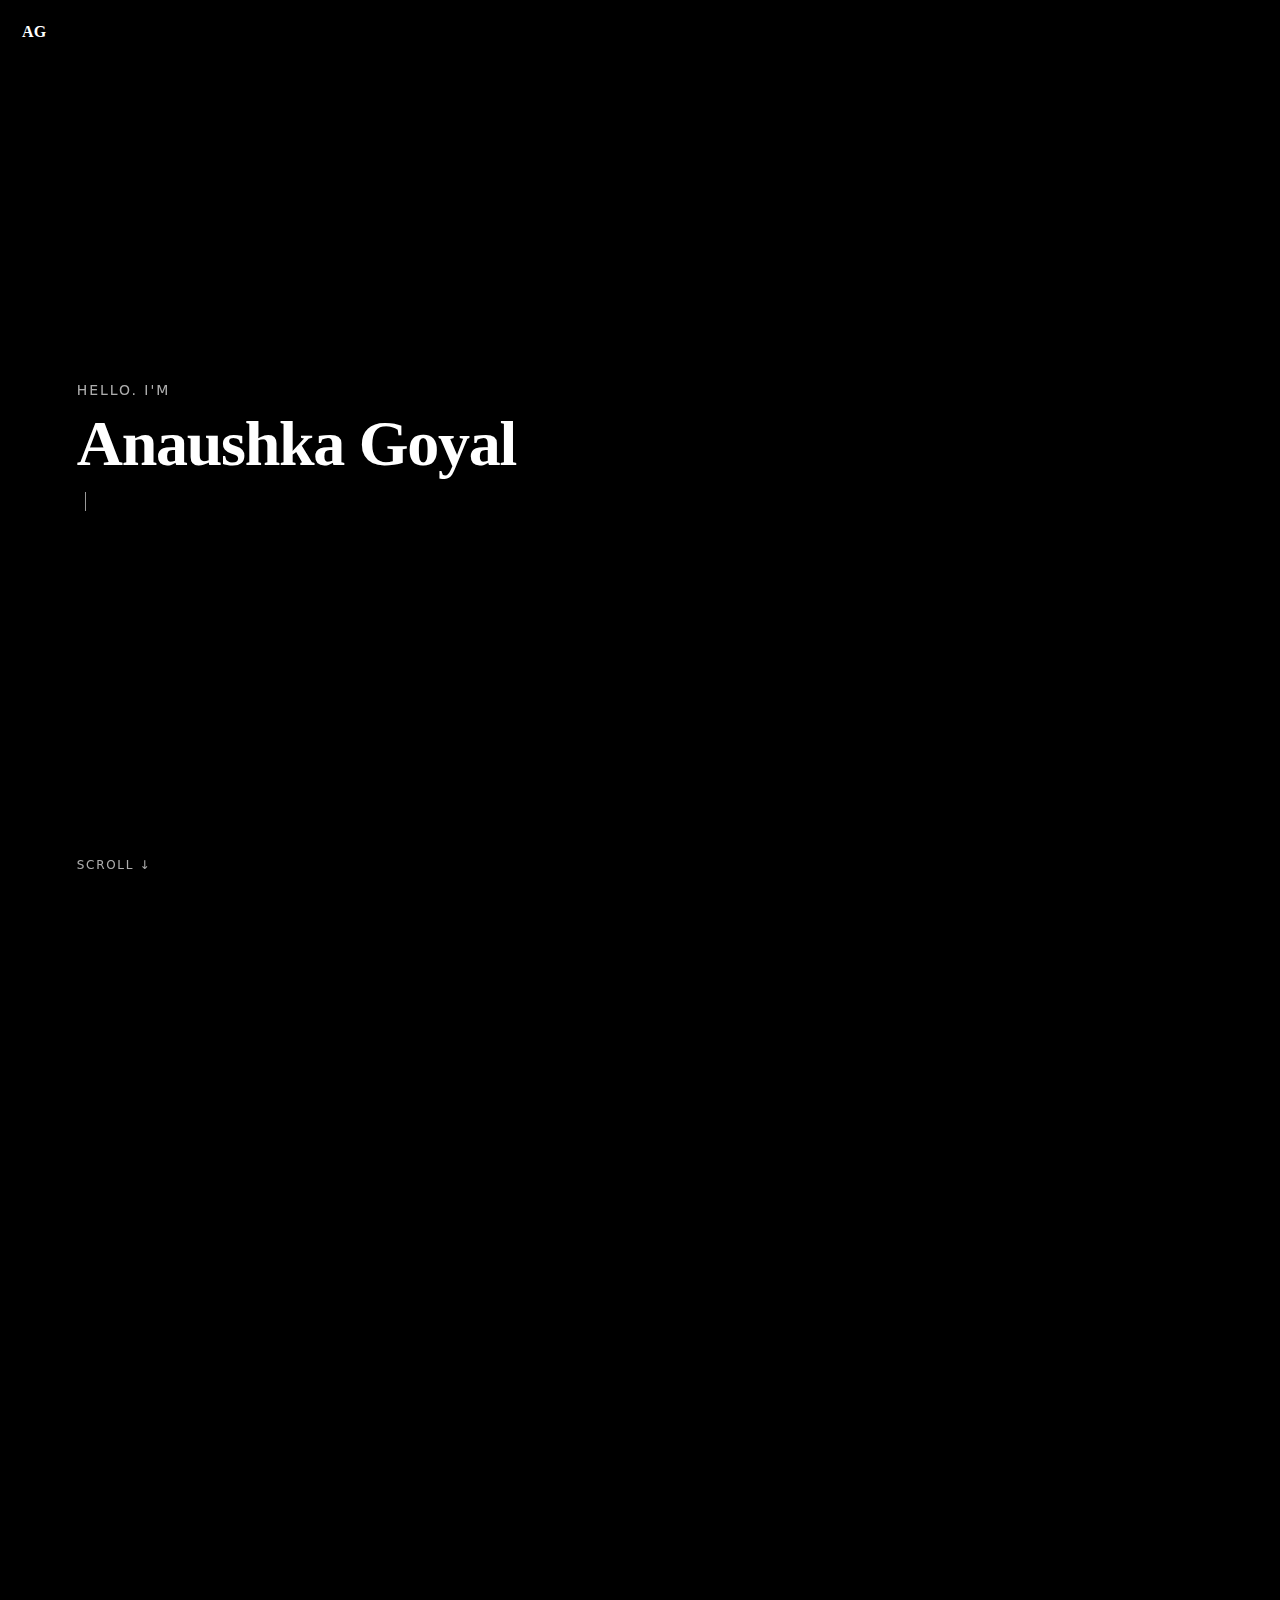
<file: index.html>
<!doctype html>
<html lang="en">
<head>
    <!-- Google tag (gtag.js) -->
  <script async src="https://www.googletagmanager.com/gtag/js?id=G-EV6W6R8NK1"></script>
  <script>
    window.dataLayer = window.dataLayer || [];
    function gtag(){dataLayer.push(arguments);}
    gtag('js', new Date());

    gtag('config', 'G-EV6W6R8NK1');
  </script>

  <link href="https://fonts.googleapis.com/css2?family=Inter:wght@400;500;600&display=swap" rel="stylesheet">
  <meta charset="utf-8" />
  <meta name="viewport" content="width=device-width,initial-scale=1" />
  <title>Anaushka Goyal | Geospatial Portfolio</title>
  <link rel="stylesheet" href="/assets/styles.css" />


  <style>
  /* =========================================
     MOBILE RESPONSIVE ADDITIONS
     Keeps desktop design unchanged
     ========================================= */

  /* safer sizing everywhere */
  *, *::before, *::after {
    box-sizing: border-box;
  }

  img, video, canvas, svg {
    max-width: 100%;
    height: auto;
  }

  html, body {
    overflow-x: hidden;
    -webkit-text-size-adjust: 100%;
  }

  /* tablet + phone */
  @media (max-width: 900px) {
    .section {
      padding-left: 20px;
      padding-right: 20px;
    }

    .hero-overlay {
      width: min(92vw, 720px);
      padding-left: 20px;
      padding-right: 20px;
    }

    .hero-title {
      font-size: clamp(2.4rem, 8vw, 4.5rem);
      line-height: 1.05;
    }

    .hero-tagline {
      font-size: clamp(1rem, 3.3vw, 1.2rem);
      line-height: 1.5;
    }

    .scrollhint {
      font-size: 0.95rem;
    }

    .aboutFull {
      max-width: 100%;
    }

    .grid3.scaleSystemRecognition {
      grid-template-columns: 1fr;
      gap: 32px;
    }

    .item {
      flex: 0 0 78vw;
      max-width: 78vw;
    }

    .thumb {
      width: 100%;
      height: auto;
      aspect-ratio: 4 / 3;
      object-fit: cover;
      display: block;
    }

    .footer {
      padding-left: 20px;
      padding-right: 20px;
    }

    .footer-icons {
      gap: 16px;
      flex-wrap: wrap;
      justify-content: center;
    }

    .email-text {
      text-align: center;
      line-height: 1.5;
      word-break: break-word;
    }
  }

  /* phone */
  @media (max-width: 640px) {
    .topbar {
      padding-left: 16px;
      padding-right: 16px;
    }

    .brand {
      font-size: 1rem;
    }

    .hero {
      min-height: 100svh;
    }

    .hero-overlay {
      width: 100%;
      padding-left: 16px;
      padding-right: 16px;
    }

    .hero-kicker {
      font-size: 0.95rem;
    }

    .hero-title {
      font-size: clamp(2.1rem, 10vw, 3.2rem);
      line-height: 1.02;
      word-break: break-word;
    }

    .hero-tagline {
      font-size: 0.98rem;
      line-height: 1.55;
      max-width: 32ch;
    }

    .section {
      padding-left: 16px;
      padding-right: 16px;
    }

    .aboutTitle {
      font-size: clamp(1.6rem, 7vw, 2.2rem);
      line-height: 1.15;
    }

    .sectionSubhead {
      line-height: 1.4;
    }

    .p {
      font-size: 0.98rem;
      line-height: 1.7;
    }

    .item {
      flex: 0 0 84vw;
      max-width: 84vw;
    }

    .caption {
      line-height: 1.35;
    }

    .meta {
      line-height: 1.35;
    }

    .scroller {
      gap: 14px;
      padding-bottom: 6px;
      overflow-x: auto;
      overflow-y: hidden;
      -webkit-overflow-scrolling: touch;
      scroll-snap-type: x proximity;
      scrollbar-width: none;
    }

    .scroller::-webkit-scrollbar {
      display: none;
    }

    .item {
      scroll-snap-align: start;
    }

    .footer-icons {
      flex-direction: column;
      align-items: center;
      text-align: center;
    }

    .fi svg {
      width: 22px;
      height: 22px;
    }
  }

  /* very small phones */
  @media (max-width: 400px) {
    .hero-title {
      font-size: 1.9rem;
    }

    .item {
      flex: 0 0 88vw;
      max-width: 88vw;
    }

    .p,
    .hero-tagline,
    .caption,
    .meta {
      word-wrap: break-word;
      overflow-wrap: break-word;
    }
  }
</style>

</head>
<body>
  <header class="topbar">
   <a class="brand" href="/" aria-label="Home">AG</a>
  </header>

  <!-- HERO -->
  <section class="hero" id="top" aria-label="Hero">
    <canvas id="heroCanvas"></canvas>

    <div class="hero-overlay">
      <div class="hero-kicker">Hello. I'm </div>
      <h1 class="hero-title">Anaushka Goyal</h1>

      <!-- typed line -->
      <p class="hero-tagline" aria-label="Tagline">
        <span id="typed"></span><span class="caret" aria-hidden="true"></span>
      </p>

      <button class="scrollhint" id="scrollBtn" type="button" aria-label="Scroll to intro">
        Scroll ↓
      </button>
    </div>
  </section>

 <!-- AFTER HERO -->
<section class="section" id="projects-strip" aria-label="Projects strip">
  <div class="hlabel">Projects</div>
  <div class="scroller">
    <!-- Replace thumbnails with your images later -->
    <a class="item" href="/projects/p07-witte/">
      <img class="thumb" src="/projects/p07-witte/cover.jpg" alt="Mapping the Emotional Geography of Philadelphia cover">
      <div class="caption">Mapping the Emotional Geography of Philadelphia</div>
      <div class="meta">Witte-Sakamoto Family Prize Recipient</div>
    </a>

    <a class="item" href="/projects/p01-spainhousing/">
      <img class="thumb" src="/projects/p01-spainhousing/cover.jpg" alt="Spain Housing Strategy cover">
      <div class="caption">Data-Driven Housing Strategy</div>
      <div class="meta">Tarragona, Spain</div>
    </a>

    <a class="item" href="/projects/p08-pythonfinal/">
      <img class="thumb" src="/projects/p08-pythonfinal/cover.jpg" alt="Dashboard">
      <div class="caption">Skyway Routing System</div>
      <div class="meta">Minneapolis </div>
    </a>

    <a class="item" href="/projects/p02-spainmidterm/">
      <img class="thumb" src="/projects/p02-spainmidterm/cover.jpg" alt="Spain Landuse cover">
      <div class="caption">Land Use & Corridor Analysis</div>
      <div class="meta">Tarragona, Spain</div>
    </a>

    <a class="item" href="/projects/p03-bikeshare/">
      <img class="thumb" src="/projects/p03-bikeshare/cover.png" alt="Bike Share Demand Forecasting">
      <div class="caption">Bike Share Demand Forecasting</div>
      <div class="meta">Washington, DC</div>
    </a>

    <a class="item" href="/projects/p04-bostonhousing/">
      <img class="thumb" src="/projects/p04-bostonhousing/cover.jpg" alt="Boston Housing Regression Analysis">
      <div class="caption">Boston Housing Regression Analysis</div>
      <div class="meta">Boston</div>
    </a>

    <a class="item" href="/projects/p05-charlotte/">
      <img class="thumb" src="/projects/p05-charlotte/cover.jpg" alt="Charlotte Housing Model">
      <div class="caption">Housing Model</div>
      <div class="meta">Charlotte, NC</div>
    </a>

    <a class="item" href="/projects/p06-landuse/">
      <img class="thumb" src="/projects/p06-landuse/cover.jpg" alt="Land Cover Change + Development Forecasting">
      <div class="caption">Land Cover Change + Development Forecasting</div>
      <div class="meta">Greater Charlotte Region</div>
    </a>


    <!-- add more items -->
  </div>
</section>

<section class="section" id="about-text" aria-label="About text">
  <!-- ABOUT (FULL WIDTH) -->
  <div class="aboutFull">
    
    <h2 class="aboutTitle">I study cities through data.</h2>

    <p class="p">
      I’m a Master’s student in City Planning at the University of Pennsylvania specializing in Urban Spatial Analytics, with a background in architecture. My work focuses on understanding how urban systems function, how housing, land use, transit, and environmental conditions interact, and translating that complexity into clear spatial insights and visual tools.
    </p>

    <p class="p">
      I’m particularly drawn to data visualization and mapping. I enjoy turning messy datasets into maps, models, and interfaces that allow people to actually see patterns in cities.
    </p>
  </div>

  <div class="grid3 scaleSystemRecognition">
    <div>
      <div class="hlabel">Scale</div>
      <p class="sectionSubhead">Where I analyze cities</p><br>

      <p class="p">
        <strong>City-Scale Open Space Analysis - Urban Design Research Institute</strong>
        Mapped and evaluated 650+ public open spaces across Mumbai, identifying access gaps and neighborhood inequities through a unified GIS database used for institutional planning discussions.
      </p>

      <p class="p">
        <strong>Citywide School Infrastructure Study - University of Pennsylvania</strong>
        Analyzed 333 Philadelphia public schools and surrounding neighborhoods, integrating Census and infrastructure data to evaluate service coverage and accessibility patterns across the city.
      </p>

      <p class="p">
        <strong>Regional Zoning Atlas - Community Development Long Island</strong>
        Structured land-use regulations from 266 zoning ordinances across 106 municipalities, creating a regional dataset used to analyze development capacity and regulatory patterns across Long Island.
      </p>

      <p class="p">
        <strong>Lived Narratives - Witte-Sakamoto Family Prize</strong>
        Conducted on-ground research and community surveys across Philadelphia, translating primary narratives into structured spatial datasets. Combined qualitative insights with digital accessibility and city systems analysis to propose a spatial analytics platform that maps lived geographies and integrates community experience into planning decisions.
      </p>
    </div>

    <div>
      <div class="hlabel">Systems</div>
      <p class="sectionSubhead">How I build analytical systems</p><br>

      <p class="p">
        <strong>Spatial Decision Dashboard</strong>
        Built a GIS-based analytical dashboard using ArcGIS Pro and Python to integrate administrative and Census datasets for spatial infrastructure analysis.
      </p>

      <p class="p">
        <strong>Urban Data Infrastructure</strong>
        Designed and standardized large geospatial datasets, including Mumbai’s public open space inventory and a regional zoning atlas, enabling structured spatial analysis across cities and regions.
      </p>

      <p class="p">
        <strong>Spatial Modeling Workflows</strong>
        Applied Python, R, and GIS analysis to build regression models, land-use diagnostics, and network accessibility studies across multiple urban systems.
      </p>

      <p class="p">
        <strong>Design + Spatial Technology</strong>
        Trained in both planning analytics and design tools, working across ArcGIS, QGIS, Python, R Studio, SQL, Adobe Softwares, Rhino, and SketchUp to translate spatial analysis into maps, models, and planning outputs.
      </p>
    </div>

    <div>
      <div class="hlabel">Recognition</div>
      <p class="sectionSubhead">Awards</p><br>

      <p class="p">Witte-Sakamoto Family Prize · 2025</p>
      <p class="p">SNF Paideia Graduate Fellow · 2025</p>
      <p class="p">Dean’s Merit Scholar · 2024</p>
      <p class="p">Charles Correa Gold Medal Participant · 2022</p>

      <div style="height:16px"></div>

      <p class="sectionSubhead">Publication</p><br>
      <p class="p">
        Goyal, A. et al. (2024)<br>
        A Digital Blueprint of Breathing Spaces in Mumbai><br>
        The Journal of Public Space.
      </p>

      <div style="height:16px"></div>

      <p class="sectionSubhead">Download</p>
      <p class="p">
        <a class="link" href="/assets/Anaushka_Goyal_CV.pdf" target="_blank" rel="noopener">Download CV here</a>
      </p>
    </div>
  </div>
</section>

<section class="section" id="maps-strip" aria-label="Maps strip">
  <div class="hlabel">Maps</div>

  <div class="scroller">
    <!-- m01 -->
    <a class="item" href="/maps/m01-device_usage/">
      <img class="thumb" src="/maps/m01-device_usage/thumb.jpg" alt="Device Usage map thumbnail">
      <div class="caption">Device Usage</div>
      <div class="meta">Thematic map</div>
    </a>

    <!-- m02 -->
    <a class="item" href="/maps/m02-household/">
      <img class="thumb" src="/maps/m02-household/thumb.jpg" alt="Household map thumbnail">
      <div class="caption">Household</div>
      <div class="meta">Demographics</div>
    </a>

    
    <!-- m03 -->
    <a class="item" href="/maps/m03-bikeshare/">
      <img class="thumb" src="/maps/m03-bikeshare/thumb.jpg" alt="Bikeshare map thumbnail">
      <div class="caption">Bikeshare</div>
      <div class="meta">Mobility</div>
    </a>

    <!-- m06 -->
    <a class="item" href="/maps/m06-population/">
      <img class="thumb" src="/maps/m06-population/thumb.jpg" alt="Population map thumbnail">
      <div class="caption">Population</div>
      <div class="meta">Change over time</div>
    </a>

    <!-- m07 -->
    <a class="item" href="/maps/m07-human/">
      <img class="thumb" src="/maps/m07-human/thumb.jpg" alt="Human map thumbnail">
      <div class="caption">Human</div>
      <div class="meta">Social layer</div>
    </a>

    <!-- m04 -->
    <a class="item" href="/maps/m04-relief/">
      <img class="thumb" src="/maps/m04-relief/thumb.jpg" alt="Relief map thumbnail">
      <div class="caption">Relief</div>
      <div class="meta">Terrain</div>
    </a>

    <!-- m05 (note: map file is png inside folder, but thumbnail is jpg so fine) -->
    <a class="item" href="/maps/m05-charlotte/">
      <img class="thumb" src="/maps/m05-charlotte/thumb.jpg" alt="Charlotte map thumbnail">
      <div class="caption">Charlotte</div>
      <div class="meta">Urban analysis</div>
    </a>

       

    <!-- m08 -->
    <a class="item" href="/maps/m08-landuse/">
      <img class="thumb" src="/maps/m08-landuse/thumb.jpg" alt="Landuse map thumbnail">
      <div class="caption">Land Use</div>
      <div class="meta">Classification</div>
    </a>

    <!-- m09 -->
    <a class="item" href="/maps/m09-covid/">
      <img class="thumb" src="/maps/m09-covid/thumb.jpg" alt="COVID map thumbnail">
      <div class="caption">COVID</div>
      <div class="meta">Public health</div>
    </a>
  </div>
</section>

<footer class="footer" aria-label="Footer">
  <div class="footer-line"></div>

  <div class="footer-icons">

    <!-- EMAIL TEXT ONLY -->
    <a class="fi email-text" href="mailto:goyalanaushka@gmail.com,goyalana@upenn.edu">
      goyalanaushka@gmail.com / goyalana@upenn.edu
    </a>

    <!-- LINKEDIN -->
    <a class="fi" href="https://www.linkedin.com/in/anaushkagoyal" target="_blank" rel="noopener noreferrer" aria-label="LinkedIn">
      <svg viewBox="0 0 24 24" aria-hidden="true">
        <path fill="currentColor" d="M20.45 20.45h-3.56v-5.57c0-1.33-.03-3.04-1.86-3.04-1.86 0-2.15 1.45-2.15 2.95v5.66H9.32V9h3.42v1.56h.05c.48-.9 1.64-1.86 3.37-1.86 3.6 0 4.27 2.37 4.27 5.46v6.29ZM5.34 7.43a2.07 2.07 0 1 1 0-4.14 2.07 2.07 0 0 1 0 4.14ZM7.12 20.45H3.56V9h3.56v11.45Z"/>
      </svg>
    </a>

    <!-- BEHANCE -->
    <a class="fi" href="https://www.behance.net/anaushkagoyal" target="_blank" rel="noopener noreferrer" aria-label="Behance">
      <svg viewBox="0 0 24 24" aria-hidden="true">
        <path fill="currentColor" d="M8.2 11.2c.9-.5 1.4-1.3 1.4-2.4 0-2-1.4-3-4.1-3H2v12h4c2.9 0 4.7-1 4.7-3.4 0-1.5-.8-2.6-2.5-3.2ZM4.1 7.4h1.7c1.2 0 1.8.4 1.8 1.4 0 1.1-.7 1.5-2 1.5H4.1V7.4Zm2 8.7H4.1v-3.5h2.2c1.5 0 2.3.5 2.3 1.8 0 1.3-.8 1.7-2.5 1.7ZM20 9.7c-2.4 0-4.1 1.7-4.1 4.2 0 2.6 1.7 4.2 4.2 4.2 1.7 0 3-.7 3.6-2.1h-1.9c-.2.5-.8.8-1.6.8-1.1 0-1.8-.6-1.9-1.8h5.4c.1-3-1.3-5.3-3.7-5.3Zm-1.7 3.7c.1-1 .7-1.6 1.7-1.6.9 0 1.5.6 1.6 1.6h-3.3ZM17.6 7.2h4V8.6h-4V7.2Z"/>
      </svg>
    </a>

  </div>
</footer>

<script src="/assets/hero.js"></script>

<script>
document.querySelectorAll('.scroller').forEach(scroller => {
  let isDown = false;
  let startX;
  let scrollLeft;

  scroller.addEventListener('mousedown', (e) => {
    isDown = true;
    scroller.classList.add('active');
    startX = e.pageX - scroller.offsetLeft;
    scrollLeft = scroller.scrollLeft;
  });

  scroller.addEventListener('mouseleave', () => {
    isDown = false;
  });

  scroller.addEventListener('mouseup', () => {
    isDown = false;
  });

  scroller.addEventListener('mousemove', (e) => {
    if(!isDown) return;
    e.preventDefault();
    const x = e.pageX - scroller.offsetLeft;
    const walk = (x - startX) * 1.5;
    scroller.scrollLeft = scrollLeft - walk;
  });
});
</script>

</body>
</html>
</file>
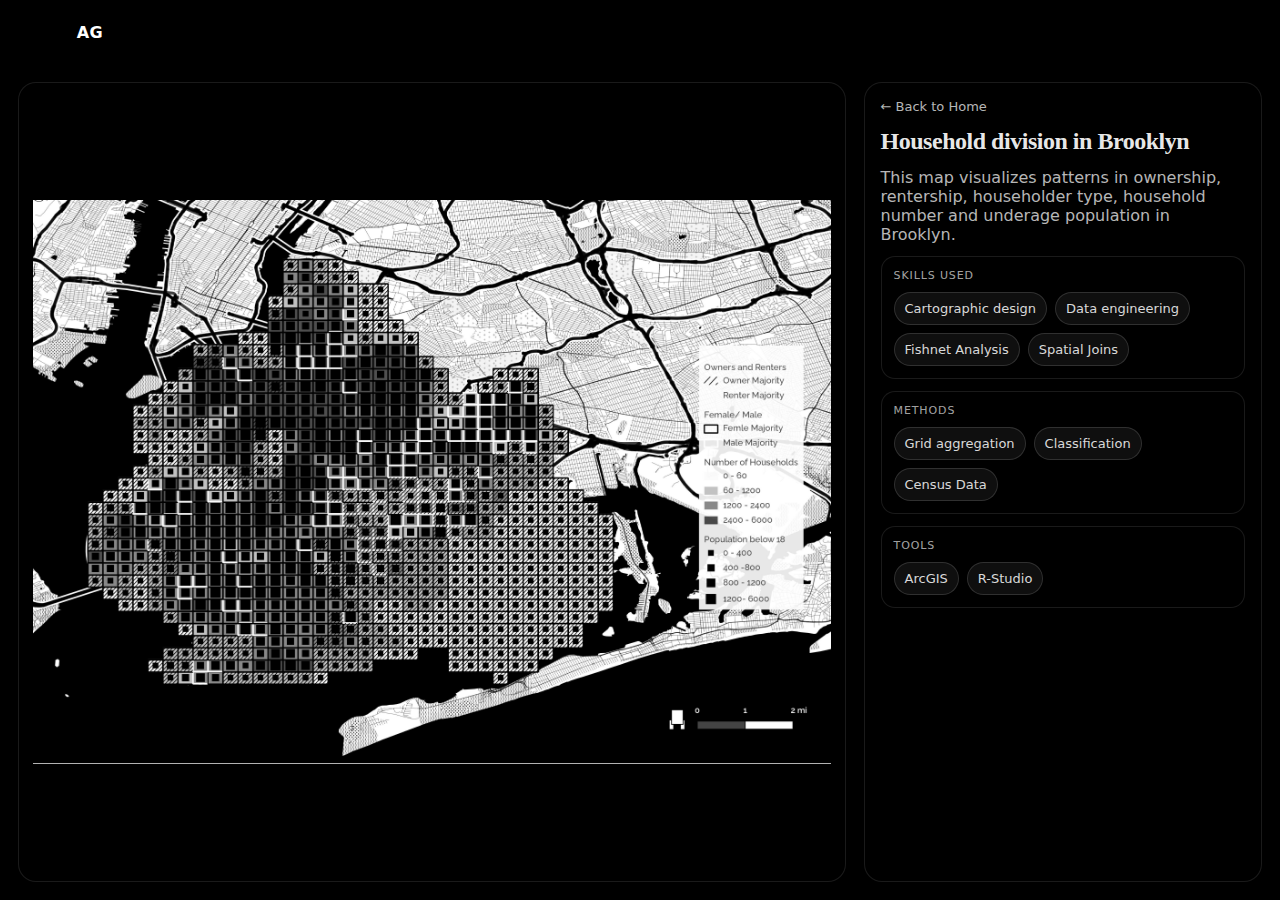
<file: maps/m02-household/index.html>
<!doctype html>
<html lang="en">
<head>
  <meta charset="utf-8" />
  <meta name="viewport" content="width=device-width,initial-scale=1" />
  <title>PA Signals | Maps | Anaushka Goyal</title>

  <link rel="stylesheet" href="/assets/styles.css" />
  <link rel="stylesheet" href="/assets/project.css" />
  <link rel="stylesheet" href="/assets/maps.css" />
</head>

<body class="mapDetailPage">
  <header class="topbar">
    <a class="brand" href="/" aria-label="Home">AG</a>
    <!-- removed Projects / Maps / About -->
  </header>

  <main class="mapDetail">
    <!-- LEFT: big map -->
    <section class="mapPane" aria-label="Map view">
      <img class="mapImage" src="./map.jpg" alt="PA Signals map" />
    </section>

    <!-- RIGHT: text + skill boxes -->
    <aside class="infoPane" aria-label="Map details">
      <a class="backLink" href="/">← Back to Home</a>

      <h1 class="mapH1">Household division in Brooklyn</h1>
      <p class="mapP">
        This map visualizes patterns in ownership, rentership, householder type, household number and underage population in Brooklyn.
      </p>

      <div class="skillsBlock" aria-label="Skills used">
        <div class="skillsLabel">Skills used</div>
        <div class="chips">
          <span class="chip">Cartographic design</span>
          <span class="chip">Data engineering</span>
          <span class="chip">Fishnet Analysis</span>
          <span class="chip">Spatial Joins</span>
        </div>
      </div>

      <div class="skillsBlock" aria-label="Methods">
        <div class="skillsLabel">Methods</div>
        <div class="chips">
          <span class="chip">Grid aggregation</span>
          <span class="chip">Classification</span>
          <span class="chip">Census Data</span>
        </div>
      </div>

      <div class="skillsBlock" aria-label="Tools">
        <div class="skillsLabel">Tools</div>
        <div class="chips">
          <span class="chip">ArcGIS</span>
          <span class="chip">R-Studio</span>
        </div>
      </div>
    </aside>
  </main>
</body>
</html>
</file>
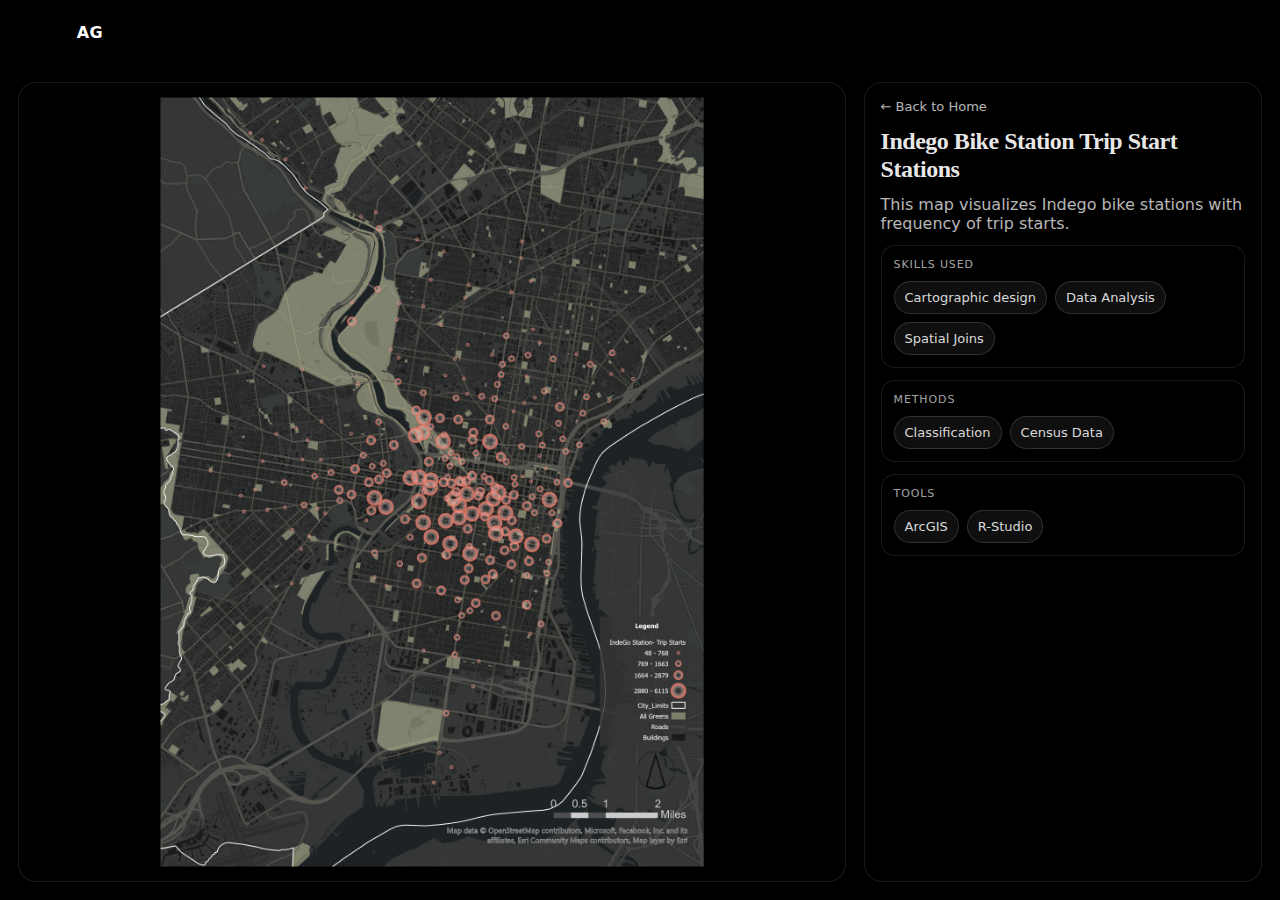
<file: maps/m03-bikeshare/index.html>
<!doctype html>
<html lang="en">
<head>
  <meta charset="utf-8" />
  <meta name="viewport" content="width=device-width,initial-scale=1" />
  <title>PA Signals | Maps | Anaushka Goyal</title>

  <link rel="stylesheet" href="/assets/styles.css" />
  <link rel="stylesheet" href="/assets/project.css" />
  <link rel="stylesheet" href="/assets/maps.css" />
</head>

<body class="mapDetailPage">
  <header class="topbar">
    <a class="brand" href="/" aria-label="Home">AG</a>
    <!-- removed Projects / Maps / About -->
  </header>

  <main class="mapDetail">
    <!-- LEFT: big map -->
    <section class="mapPane" aria-label="Map view">
      <img class="mapImage" src="./map.jpg" alt="PA Signals map" />
    </section>

    <!-- RIGHT: text + skill boxes -->
    <aside class="infoPane" aria-label="Map details">
      <a class="backLink" href="/">← Back to Home</a>

      <h1 class="mapH1">Indego Bike Station Trip Start Stations</h1>
      <p class="mapP">
        This map visualizes Indego bike stations with frequency of trip starts.
      </p>

      <div class="skillsBlock" aria-label="Skills used">
        <div class="skillsLabel">Skills used</div>
        <div class="chips">
          <span class="chip">Cartographic design</span>
          <span class="chip">Data Analysis</span>
          <span class="chip">Spatial Joins</span>
        </div>
      </div>

      <div class="skillsBlock" aria-label="Methods">
        <div class="skillsLabel">Methods</div>
        <div class="chips">
          <span class="chip">Classification</span>
          <span class="chip">Census Data</span>
        </div>
      </div>

      <div class="skillsBlock" aria-label="Tools">
        <div class="skillsLabel">Tools</div>
        <div class="chips">
          <span class="chip">ArcGIS</span>
          <span class="chip">R-Studio</span>
        </div>
      </div>
    </aside>
  </main>
</body>
</html>
</file>
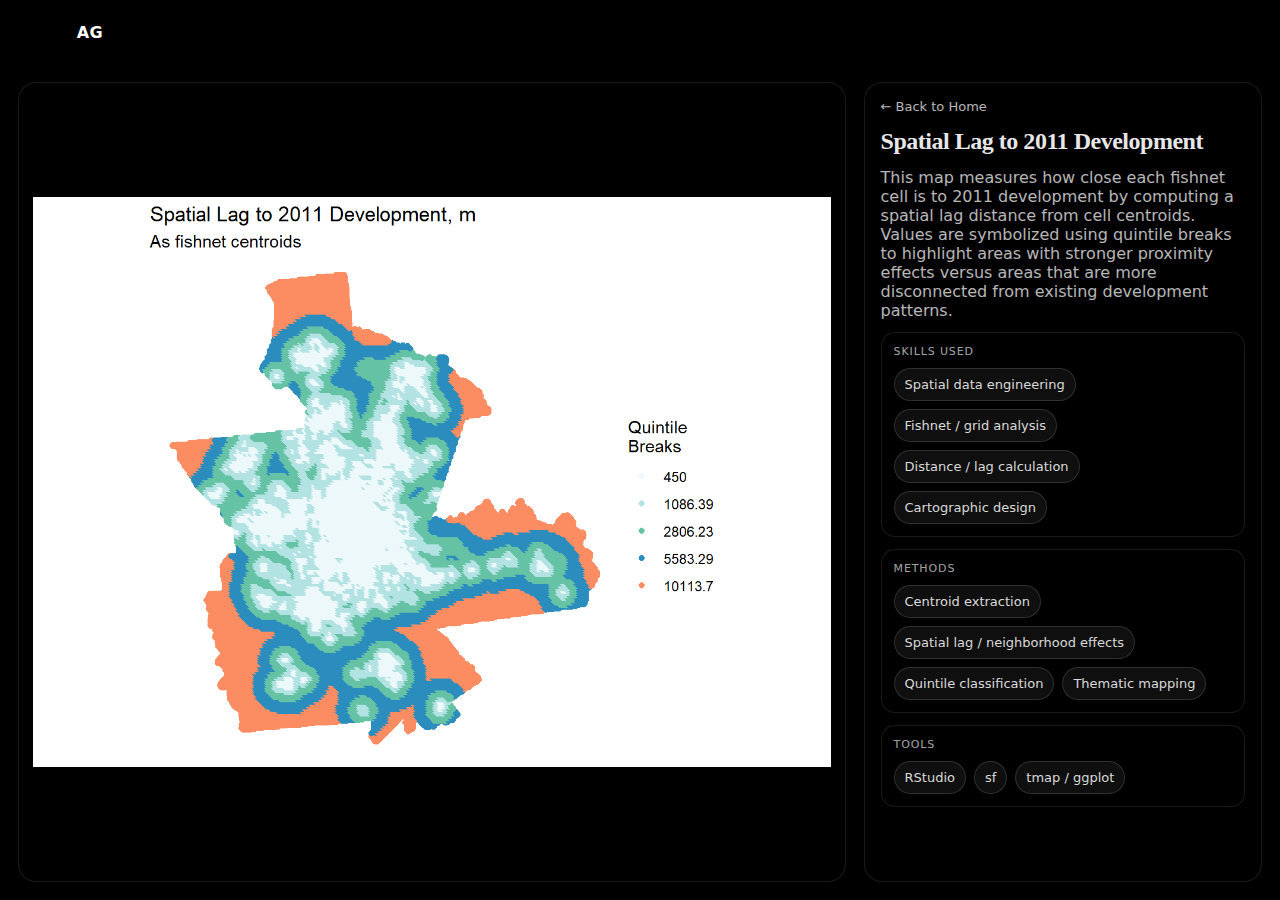
<file: maps/m05-charlotte/index.html>
<!doctype html>
<html lang="en">
<head>
  <meta charset="utf-8" />
  <meta name="viewport" content="width=device-width,initial-scale=1" />
  <title>Spatial Lag to 2011 Development | Maps | Anaushka Goyal</title>

  <link rel="stylesheet" href="/assets/styles.css" />
  <link rel="stylesheet" href="/assets/project.css" />
  <link rel="stylesheet" href="/assets/maps.css" />
</head>

<body class="mapDetailPage">
  <header class="topbar">
    <a class="brand" href="/" aria-label="Home">AG</a>
    <!-- no top nav on map detail pages -->
  </header>

  <main class="mapDetail">
    <!-- LEFT: big map -->
    <section class="mapPane" aria-label="Map view">
      <img class="mapImage" src="./map.png" alt="Spatial lag to 2011 development map (quintile breaks) as fishnet centroids" />
    </section>

    <!-- RIGHT: text + skill boxes -->
    <aside class="infoPane" aria-label="Map details">
      <a class="backLink" href="/">← Back to Home</a>

      <h1 class="mapH1">Spatial Lag to 2011 Development</h1>
      <p class="mapP">
        This map measures how close each fishnet cell is to 2011 development by computing a spatial lag distance
        from cell centroids. Values are symbolized using quintile breaks to highlight areas with stronger proximity
        effects versus areas that are more disconnected from existing development patterns.
      </p>

      <div class="skillsBlock" aria-label="Skills used">
        <div class="skillsLabel">Skills used</div>
        <div class="chips">
          <span class="chip">Spatial data engineering</span>
          <span class="chip">Fishnet / grid analysis</span>
          <span class="chip">Distance / lag calculation</span>
          <span class="chip">Cartographic design</span>
        </div>
      </div>

      <div class="skillsBlock" aria-label="Methods">
        <div class="skillsLabel">Methods</div>
        <div class="chips">
          <span class="chip">Centroid extraction</span>
          <span class="chip">Spatial lag / neighborhood effects</span>
          <span class="chip">Quintile classification</span>
          <span class="chip">Thematic mapping</span>
        </div>
      </div>

      <div class="skillsBlock" aria-label="Tools">
        <div class="skillsLabel">Tools</div>
        <div class="chips">
          <span class="chip">RStudio</span>
          <span class="chip">sf</span>
          <span class="chip">tmap / ggplot</span>
        </div>
      </div>
    </aside>
  </main>
</body>
</html>
</file>
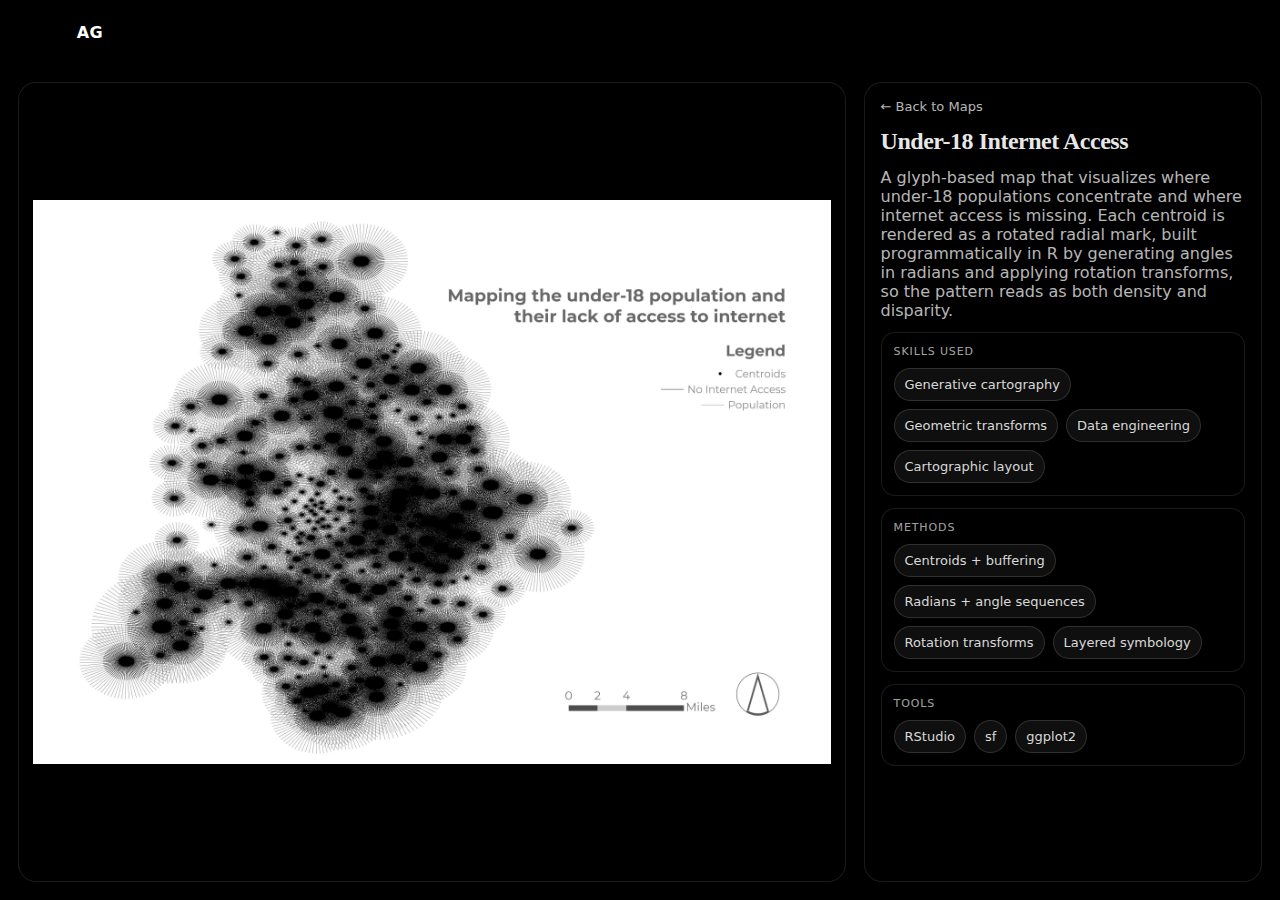
<file: maps/m06-population/index.html>
<!doctype html>
<html lang="en">
<head>
  <meta charset="utf-8" />
  <meta name="viewport" content="width=device-width,initial-scale=1" />
  <title>Under-18 Internet Access | Maps | Anaushka Goyal</title>

  <link rel="stylesheet" href="/assets/styles.css" />
  <link rel="stylesheet" href="/assets/project.css" />
  <link rel="stylesheet" href="/assets/maps.css" />
</head>

<body class="mapDetailPage">
  <header class="topbar">
    <a class="brand" href="/" aria-label="Home">AG</a>
    <!-- no top nav on map detail pages -->
  </header>

  <main class="mapDetail">
    <!-- LEFT: big map -->
    <section class="mapPane" aria-label="Map view">
      <img class="mapImage" src="./map.jpg" alt="Map of under-18 population and lack of internet access using radial glyphs" />
    </section>

    <!-- RIGHT: text + skill boxes -->
    <aside class="infoPane" aria-label="Map details">
      <a class="backLink" href="/maps/">← Back to Maps</a>

      <h1 class="mapH1">Under-18 Internet Access</h1>
      <p class="mapP">
        A glyph-based map that visualizes where under-18 populations concentrate and where internet access is missing.
        Each centroid is rendered as a rotated radial mark, built programmatically in R by generating angles in radians and
        applying rotation transforms, so the pattern reads as both density and disparity.
      </p>

      <div class="skillsBlock" aria-label="Skills used">
        <div class="skillsLabel">Skills used</div>
        <div class="chips">
          <span class="chip">Generative cartography</span>
          <span class="chip">Geometric transforms</span>
          <span class="chip">Data engineering</span>
          <span class="chip">Cartographic layout</span>
        </div>
      </div>

      <div class="skillsBlock" aria-label="Methods">
        <div class="skillsLabel">Methods</div>
        <div class="chips">
          <span class="chip">Centroids + buffering</span>
          <span class="chip">Radians + angle sequences</span>
          <span class="chip">Rotation transforms</span>
          <span class="chip">Layered symbology</span>
        </div>
      </div>

      <div class="skillsBlock" aria-label="Tools">
        <div class="skillsLabel">Tools</div>
        <div class="chips">
          <span class="chip">RStudio</span>
          <span class="chip">sf</span>
          <span class="chip">ggplot2</span>
        </div>
      </div>
    </aside>
  </main>
</body>
</html>
</file>
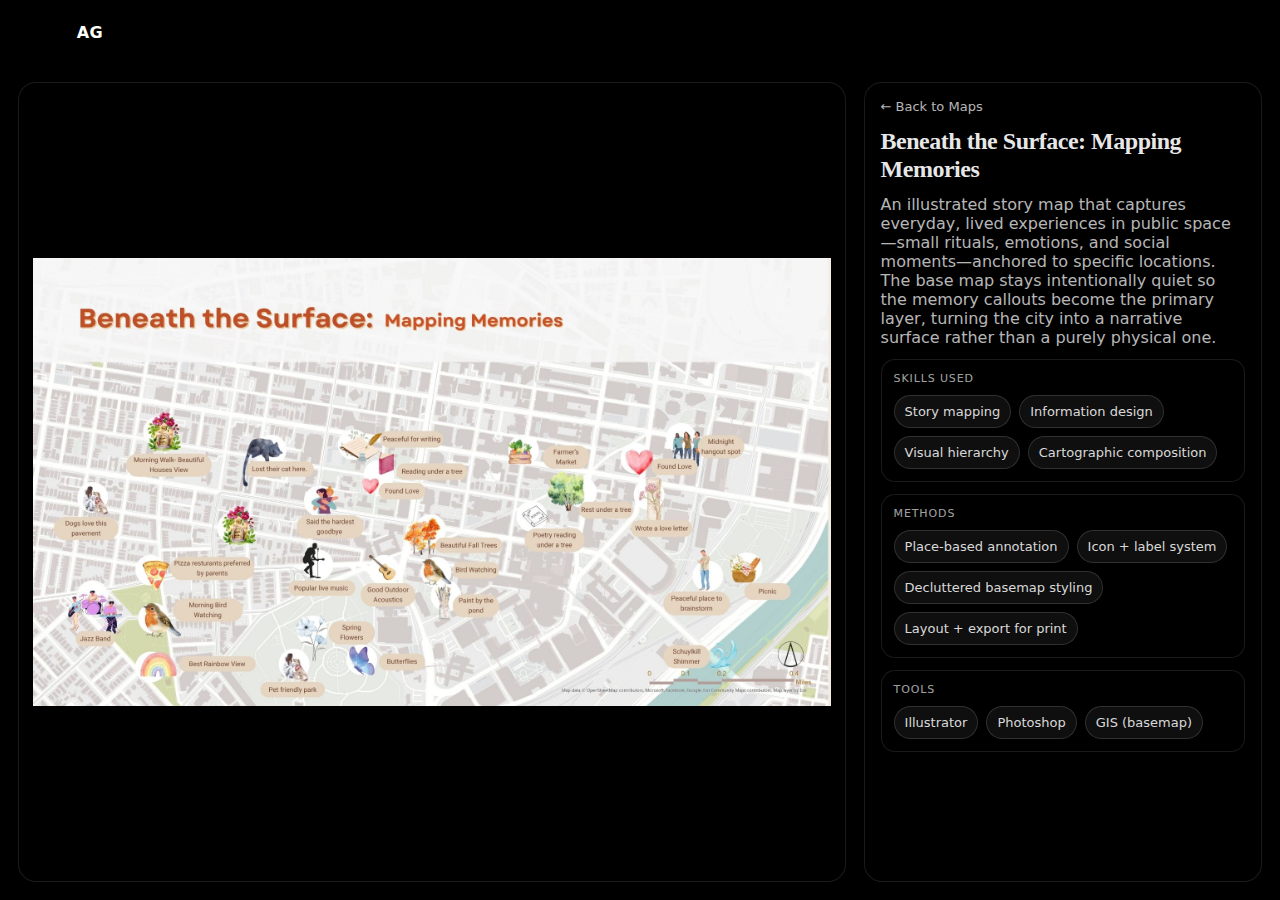
<file: maps/m07-human/index.html>
<!doctype html>
<html lang="en">
<head>
  <meta charset="utf-8" />
  <meta name="viewport" content="width=device-width,initial-scale=1" />
  <title>Beneath the Surface: Mapping Memories | Maps | Anaushka Goyal</title>

  <link rel="stylesheet" href="/assets/styles.css" />
  <link rel="stylesheet" href="/assets/project.css" />
  <link rel="stylesheet" href="/assets/maps.css" />
</head>

<body class="mapDetailPage">
  <header class="topbar">
    <a class="brand" href="/" aria-label="Home">AG</a>
    <!-- no top nav on map detail pages -->
  </header>

  <main class="mapDetail">
    <!-- LEFT: big map -->
    <section class="mapPane" aria-label="Map view">
      <img class="mapImage" src="./map.jpg" alt="Illustrated story map titled Beneath the Surface: Mapping Memories with annotated place-based callouts" />
    </section>

    <!-- RIGHT: text + skill boxes -->
    <aside class="infoPane" aria-label="Map details">
      <a class="backLink" href="/maps/">← Back to Maps</a>

      <h1 class="mapH1">Beneath the Surface: Mapping Memories</h1>
      <p class="mapP">
        An illustrated story map that captures everyday, lived experiences in public space—small rituals, emotions,
        and social moments—anchored to specific locations. The base map stays intentionally quiet so the memory
        callouts become the primary layer, turning the city into a narrative surface rather than a purely physical one.
      </p>

      <div class="skillsBlock" aria-label="Skills used">
        <div class="skillsLabel">Skills used</div>
        <div class="chips">
          <span class="chip">Story mapping</span>
          <span class="chip">Information design</span>
          <span class="chip">Visual hierarchy</span>
          <span class="chip">Cartographic composition</span>
        </div>
      </div>

      <div class="skillsBlock" aria-label="Methods">
        <div class="skillsLabel">Methods</div>
        <div class="chips">
          <span class="chip">Place-based annotation</span>
          <span class="chip">Icon + label system</span>
          <span class="chip">Decluttered basemap styling</span>
          <span class="chip">Layout + export for print</span>
        </div>
      </div>

      <div class="skillsBlock" aria-label="Tools">
        <div class="skillsLabel">Tools</div>
        <div class="chips">
          <span class="chip">Illustrator</span>
          <span class="chip">Photoshop</span>
          <span class="chip">GIS (basemap)</span>
        </div>
      </div>
    </aside>
  </main>
</body>
</html>
</file>
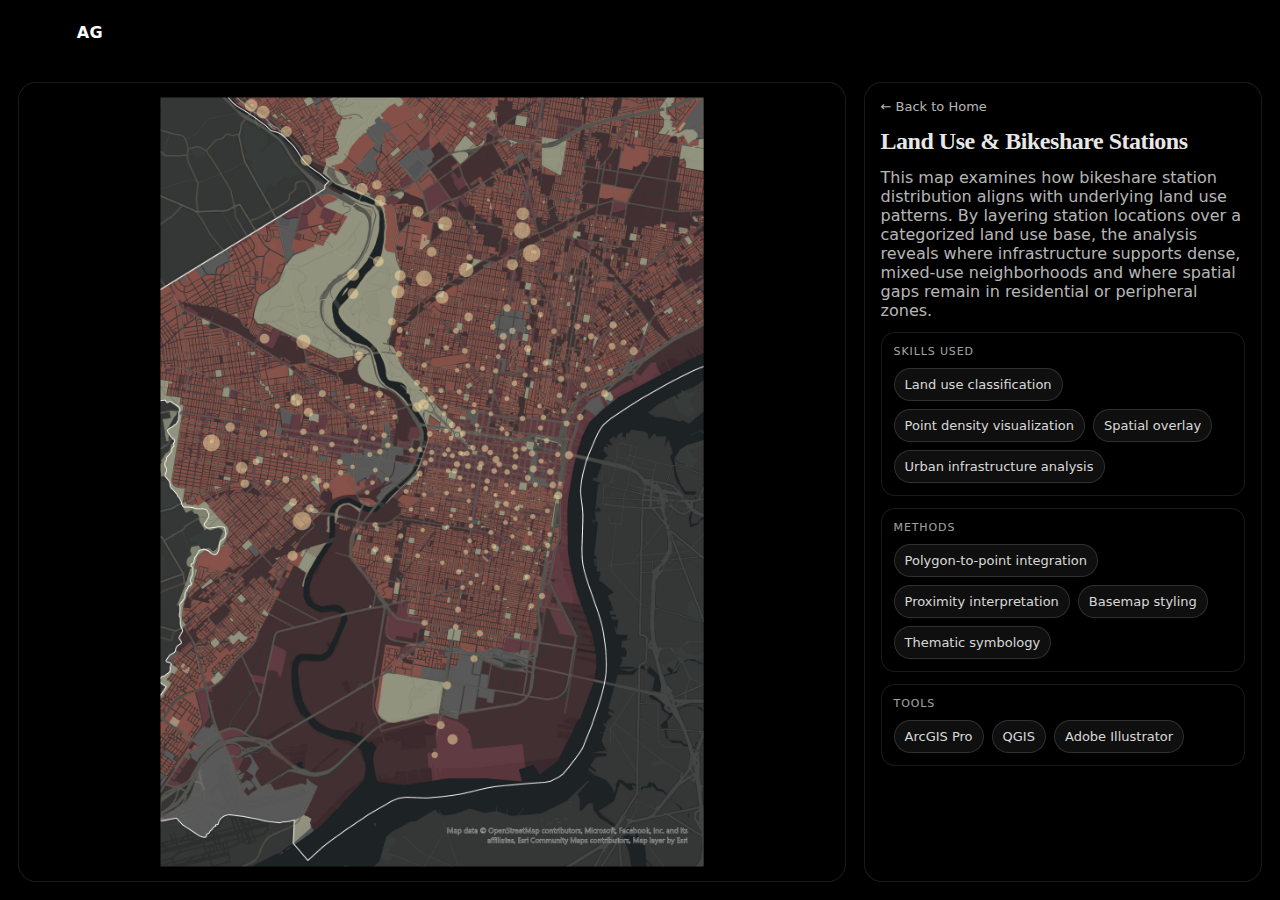
<file: maps/m08-landuse/index.html>
<!doctype html>
<html lang="en">
<head>
  <meta charset="utf-8" />
  <meta name="viewport" content="width=device-width,initial-scale=1" />
  <title>Land Use & Bikeshare Stations | Maps | Anaushka Goyal</title>

  <link rel="stylesheet" href="/assets/styles.css" />
  <link rel="stylesheet" href="/assets/project.css" />
  <link rel="stylesheet" href="/assets/maps.css" />
</head>

<body class="mapDetailPage">
  <header class="topbar">
    <a class="brand" href="/" aria-label="Home">AG</a>
  </header>

  <main class="mapDetail">
    <!-- LEFT: big map -->
    <section class="mapPane" aria-label="Map view">
      <img class="mapImage" src="./map.jpg" alt="Land use classification map with bikeshare station stops overlay" />
    </section>

    <!-- RIGHT: text + skill boxes -->
    <aside class="infoPane" aria-label="Map details">
      <a class="backLink" href="/">← Back to Home</a>

      <h1 class="mapH1">Land Use & Bikeshare Stations</h1>
      <p class="mapP">
        This map examines how bikeshare station distribution aligns with underlying land use patterns. 
        By layering station locations over a categorized land use base, the analysis reveals where 
        infrastructure supports dense, mixed-use neighborhoods and where spatial gaps remain in 
        residential or peripheral zones.
      </p>

      <div class="skillsBlock" aria-label="Skills used">
        <div class="skillsLabel">Skills used</div>
        <div class="chips">
          <span class="chip">Land use classification</span>
          <span class="chip">Point density visualization</span>
          <span class="chip">Spatial overlay</span>
          <span class="chip">Urban infrastructure analysis</span>
        </div>
      </div>

      <div class="skillsBlock" aria-label="Methods">
        <div class="skillsLabel">Methods</div>
        <div class="chips">
          <span class="chip">Polygon-to-point integration</span>
          <span class="chip">Proximity interpretation</span>
          <span class="chip">Basemap styling</span>
          <span class="chip">Thematic symbology</span>
        </div>
      </div>

      <div class="skillsBlock" aria-label="Tools">
        <div class="skillsLabel">Tools</div>
        <div class="chips">
          <span class="chip">ArcGIS Pro</span>
          <span class="chip">QGIS</span>
          <span class="chip">Adobe Illustrator</span>
        </div>
      </div>
    </aside>
  </main>
</body>
</html>
</file>
<file: assets/styles.css>
:root{
  --bg:#000;
  --fg:#fff;
  --muted:rgba(255,255,255,.68);
  --muted2:rgba(255,255,255,.45);
}

*{box-sizing:border-box}
html,body{height:100%}
body{
  margin:0;
  background:var(--bg);
  color:var(--fg);
  font-family: ui-serif, Georgia, "Times New Roman", Times, serif;
}

/* Top nav: clean, no box */
.topbar{
  position:fixed;
  inset:0 0 auto 0;
  height:64px;
  display:flex;
  align-items:center;
  justify-content:space-between;
  padding:0 22px;
  z-index:30;
  background:#000;
}
.brand{
  color:var(--fg);
  text-decoration:none;
  font-weight:600;
  letter-spacing:.02em;
}
.nav a{
  color:var(--fg);
  text-decoration:none;
  margin-left:18px;
  font-size:14px;
  opacity:.85;
}
.nav a:hover{opacity:1}

/* HERO */
.hero{
  position:relative;
  height:100vh;
  overflow:hidden;
  background:#000;
}
#heroCanvas{
  position:absolute;
  inset:0;
  width:100%;
  height:100%;
  display:block;
}
.hero-overlay{
  position:relative;
  z-index:2;
  height:100%;
  display:flex;
  flex-direction:column;
  justify-content:center;
  padding-left: clamp(24px, 6vw, 96px);
  padding-right: clamp(24px, 4vw, 56px);
  max-width: 48vw; /* keep text on left */
}
.hero-kicker{
  font-family: ui-sans-serif, system-ui, -apple-system, Segoe UI, Roboto, Helvetica, Arial;
  font-size:14px;
  letter-spacing:.14em;
  text-transform:uppercase;
  color:var(--muted);
  margin-bottom:14px;
}
.hero-title{
  margin:0;
  font-size: clamp(36px, 5vw, 72px);
  letter-spacing:-.02em;
  line-height:1.0;
}
.hero-tagline{
  margin:14px 0 0 0;
  font-size:18px;
  color:rgba(255,255,255,.92);
  max-width: 52ch;
  min-height: 1.6em;
  font-family: ui-sans-serif, system-ui, -apple-system, Segoe UI, Roboto, Helvetica, Arial;
}
.caret{
  display:inline-block;
  width:.6ch;
  height:1.1em;
  border-right:1px solid rgba(255,255,255,.6);
  margin-left:2px;
  transform:translateY(2px);
  animation:blink 1.1s steps(2,start) infinite;
}
@keyframes blink{to{opacity:0}}

.scrollhint{
  position:absolute;
  left: clamp(24px, 6vw, 96px);
  bottom: 28px;
  background:transparent;
  border:0;
  color:var(--muted);
  font-family: ui-sans-serif, system-ui, -apple-system, Segoe UI, Roboto, Helvetica, Arial;
  font-size:12px;
  letter-spacing:.14em;
  text-transform:uppercase;
  cursor:pointer;
  padding:0;
}
.scrollhint:hover{color:#fff}

/* SECTION LAYOUT like the reference: text columns, no boxes */
.section{
  padding: 44px clamp(24px, 6vw, 96px);
}
.grid3{
  display:grid;
  grid-template-columns: 1.2fr 1fr 1fr;
  gap: clamp(18px, 3vw, 48px);
  align-items:start;
}
.hlabel{
  font-family: ui-sans-serif, system-ui, -apple-system, Segoe UI, Roboto, Helvetica, Arial;
  font-size:14px;
  letter-spacing:.08em;
  text-transform:uppercase;
  color:#fff;
  margin:0 0 10px 0;
}
.p{
  margin:0;
  color:var(--muted);
  line-height:1.7;
  font-size:16px;
}

/* Expandable duties (clean, no box) */
details{
  margin-top:14px;
}
summary{
  cursor:pointer;
  list-style:none;
  font-family: ui-sans-serif, system-ui, -apple-system, Segoe UI, Roboto, Helvetica, Arial;
  font-size:14px;
  color:#fff;
  opacity:.9;
}
summary::-webkit-details-marker{display:none}
.details-body{
  margin-top:10px;
  color:var(--muted);
  line-height:1.7;
  font-size:15px;
}

/* Horizontal scroller (Projects + Maps) */
.scroller{
  margin-top: 10px;
  overflow-x: auto;
  overflow-y: hidden;
  white-space: nowrap;
  scroll-snap-type: x mandatory;
  scroll-behavior: smooth;
  -webkit-overflow-scrolling: touch;
  padding-bottom: 14px; /* space for scrollbar */
}

/* --- Custom Horizontal Scrollbar --- */

/* Chrome, Edge, Safari */
.scroller::-webkit-scrollbar{
  height: 6px;
}

.scroller::-webkit-scrollbar-track{
  background: rgba(255,255,255,0.06);
  border-radius: 10px;
}

.scroller::-webkit-scrollbar-thumb{
  background: rgba(255,255,255,0.35);
  border-radius: 10px;
  transition: background 0.3s ease;
}

.scroller::-webkit-scrollbar-thumb:hover{
  background: rgba(255,255,255,0.6);
}

/* Firefox */
.scroller{
  scrollbar-width: thin;
  scrollbar-color: rgba(255,255,255,0.35) rgba(255,255,255,0.06);
}

.item{
  display:inline-block;
  vertical-align:top;
  width: 280px;
  margin-right: 18px;
  scroll-snap-align:start;
  text-decoration:none;
  color:#fff;
}
.thumb{
  width:100%;
  aspect-ratio: 1 / 1;
  background:#0a0a0a;
  display:block;
}


.caption{
  margin-top:10px;
  font-family: ui-sans-serif, system-ui, -apple-system, Segoe UI, Roboto, Helvetica, Arial;
  font-size:13px;
  color:#fff;
  opacity:.9;
}
.meta{
  margin-top:4px;
  font-family: ui-sans-serif, system-ui, -apple-system, Segoe UI, Roboto, Helvetica, Arial;
  font-size:12px;
  color:var(--muted2);
}


.footer{
  padding: 30px clamp(24px, 6vw, 96px);
  background:#000;
}

.footer-line{
  height: 1.5px;
  width: 100%;
  background: rgba(255,255,255,0.18);
  margin-bottom: 20px;
}

.footer-icons{
  display:flex;
  justify-content:flex-end; /* icons on right like your ref */
  align-items:center;
  gap: 20px;
}

.fi{
  color: rgba(255,255,255,0.75);
  text-decoration:none;
  display:inline-flex;
  align-items:center;
  justify-content:center;
}

.fi svg{
  width: 30px;
  height: 30px;
  display:block;
}

.fi:hover{
  color:#fff;
}


/* small */
@media (max-width: 900px){
  .hero-overlay{max-width: 92vw;}
  .grid3{grid-template-columns: 1fr; gap: 22px;}
}

/* ============================= */
/* About Section */
/* ============================= */

#about-text{
  font-family:"Inter",-apple-system,BlinkMacSystemFont,"Segoe UI",sans-serif;
  color:#fff;
}

/* grid layout */
#about-text .grid3{
  gap:72px;
}

/* section labels (ABOUT / SCALE / SYSTEMS / RECOGNITION) */
#about-text .hlabel{
  font-size:16px;
  font-weight:600;
  letter-spacing:0.12em;
  text-transform:uppercase;
  margin:0 0 16px;
  color:#fff;
}

/* main title */
#about-text .aboutTitle{
  margin:0 0 18px;
  font-size:clamp(1.7rem,2.8vw,2.5rem);
  line-height:1.08;
  font-weight:600;
  letter-spacing:-0.03em;
}

/* subheaders like "Where I analyze cities" */
#about-text .sectionSubhead{
  margin:0 0 8px;
  font-size:15px;
  font-weight:500;
  
  color:rgba(255,255,255,0.62);
}

/* full width about block */
#about-text .aboutFull{
  width:100%;
  max-width:none;
  margin-bottom:50px;
}

/* about paragraphs */
#about-text .aboutFull .p{
  max-width:1100px;
  width:100%;
  font-size:15px;
  line-height:1.65;
  margin:0 0 15px;
  color:rgba(255,255,255,0.82);
  text-align:justify;
}

/* paragraphs inside the 3 columns */
#about-text .scaleSystemRecognition .p{
  font-size:15px;
  line-height:1.65;
  margin:0 0 26px;
  color:rgba(255,255,255,0.78);
  text-align:justify;
}

/* project titles inside paragraphs */
#about-text .scaleSystemRecognition .p strong{
  display:block;
  margin-bottom:4px;
  color:#fff;
  font-weight:600;
}

/* links (Download CV) */
#about-text .link{
  color:#fff;
  text-decoration:none;
}

#about-text .link:hover{
  text-decoration:underline;
}
</file>
<file: assets/project.css>
:root{
  --bg:#000;
  --fg:#fff;
  --muted:rgba(255,255,255,.72);
  --muted2:rgba(255,255,255,.48);
  --line:rgba(255,255,255,.18);
}

*{box-sizing:border-box}
html,body{height:100%}
body{
  margin:0;
  background:var(--bg);
  color:var(--fg);
  font-family: ui-sans-serif, system-ui, -apple-system, Segoe UI, Roboto, Helvetica, Arial;
}

a{color:inherit}

/* Top nav */
.topbar{
  position:sticky;
  top:0;
  z-index:30;
  background:#000;
  padding:18px clamp(18px, 6vw, 96px);
}
.brand{
  text-decoration:none;
  font-weight:600;
  letter-spacing:.02em;
}

/* Main page frame (restores the “premium” margins) */
.wrap{
  width: min(1400px, calc(100% - 2 * clamp(18px, 6vw, 96px)));
  margin-left: auto;
  margin-right: auto;
  padding-top: 26px;
  padding-bottom: 40px;
}

/* Prevent accidental full-bleed */
.wrap > *{
  max-width: 100%;
}
img, video{
  max-width: 100%;
}

/* Title */
h1{
  font-family: ui-serif, Georgia, "Times New Roman", Times, serif;
  font-weight: 600;
  letter-spacing: -0.02em;
  margin: 0 0 18px 0;
  font-size: clamp(30px, 4.4vw, 64px);
  line-height: 1.02;
}

/* Second line under title (Tarragona, Spain) */
h1 .subtitle{
  display:block;
  font-family: ui-sans-serif, system-ui, -apple-system, Segoe UI, Roboto, Helvetica, Arial;
  font-size: clamp(14px, 1.2vw, 18px);
  font-weight: 400;
  letter-spacing: .08em;
  text-transform: uppercase;
  color: var(--muted2);
  margin-top: 10px;
}

.kicker{
  color: var(--muted2);
  letter-spacing: .14em;
  text-transform: uppercase;
  font-size: 12px;
  margin-bottom: 10px;
}

/* HERO MEDIA: video centered, images below */
.heroGrid{
  display:flex;
  flex-direction: column;
  gap: 18px;
  align-items: center;
  margin-top: 16px;
}

.video{
  width: 100%;
  max-width: 1200px;
  aspect-ratio: 16 / 9;
  height: auto;
  margin: 0 auto;
  border: 1px solid var(--line);
  background:#050505;
  display:block;
  object-fit: cover;
  border: none;
}

/* 3 images row below video */
.stack{
  width: 100%;
  max-width: 1200px;
  display:grid;
  grid-template-columns: repeat(3, 1fr);
  gap: 14px;
  align-items:start;
}

.thumb{
  width:100%;
  border: none;
  background:#050505;
  display:block;
  aspect-ratio: 16 / 9; /* keeps your landscape images clean */
  object-fit: cover;
  border-radius: 2px;
}

/* Text styling */
.sectionTitle{
  margin: 34px 0 10px;
  font-family: ui-sans-serif, system-ui;
  letter-spacing: .08em;
  text-transform: uppercase;
  font-size: 13px;
  color: #fff;
}

.p{
  margin: 0 0 14px 0;
  color: var(--muted);
  line-height: 1.75;
  max-width: 78ch;
}

/* Narrative grid: text + vertical figure */
.grid2{
  display:grid;
  grid-template-columns: 1fr 0.72fr;
  gap: 28px;
  align-items:start;
  margin-top: 18px;
}

/* Align vertical image cleanly with top of text */
.grid2 > div:last-child{
  display:flex;
  align-items:flex-start;
}

.vert{
  width: 100%;
  max-height: 700px;     /* limits size without forcing crop */
  height: auto;          /* natural aspect ratio */
  object-fit: contain;   /* never crop */
  display: block;
  border: none;
}

/* Lists + links */
.list{
  margin: 0 0 14px 0;
  padding-left: 18px;
  color: var(--muted);
  line-height: 1.75;
}

.files{
  margin-top: 22px;
  display:flex;
  gap: 14px;
  flex-wrap: wrap;
}

.fileLink{
  text-decoration:none;
  border-bottom: 1px solid rgba(255,255,255,.35);
  padding-bottom: 2px;
  color: rgba(255,255,255,.9);
  font-size: 14px;
}

.fileLink:hover{
  border-bottom-color:#fff;
  color:#fff;
}

.footer{
  margin-top: 46px;
  padding-top: 18px;
  border-top: 1px solid var(--line);
  display:flex;
  justify-content: space-between;
  align-items:center;
  gap: 18px;
  color: var(--muted2);
  font-size: 12px;
}

/* Responsive */
@media (max-width: 900px){
  .stack{grid-template-columns:1fr}
  .grid2{grid-template-columns:1fr}
  .vert{height: auto}
}


/* ============================= */
/* Project 2 – Corridor Overrides */
/* ============================= */

.project-corridor .thumb{
  height: 260px;
  aspect-ratio: auto !important;
  object-fit: contain !important;
  background:#050505;
}

.project-corridor .stack{
  align-items: center;
}

.project-corridor .video{
  object-fit: contain !important;   /* stops cropping */
  background: #000 !important;      /* letterbox blends in */
}

.project-corridor .video{
  aspect-ratio: auto !important;
  height: clamp(420px, 60vh, 720px);
}

.project-corridor .stack{
  place-items: center;
}

/* ============================= */
/* Project 3 – Research Layout   */
/* ============================= */

.project-bikeshare .heroGrid{ display:none; } /* safety: no video/3-image hero */

.project-bikeshare .researchHero{
  display: grid;
  grid-template-columns: 1fr 1.05fr;
  gap: 28px;
  align-items: start;
  margin-top: 18px;
}

.project-bikeshare .researchMeta .p{
  max-width: 72ch;
}

.project-bikeshare .quickFacts{
  margin-top: 18px;
  display: grid;
  grid-template-columns: 1fr 1fr;
  gap: 14px;
}

.project-bikeshare .fact{
  padding: 12px 12px;
  background: rgba(255,255,255,.04);
  border: 1px solid rgba(255,255,255,.10);
  border-radius: 10px;
}

.project-bikeshare .factK{
  font-size: 11px;
  letter-spacing: .12em;
  text-transform: uppercase;
  color: var(--muted2);
  margin-bottom: 6px;
}

.project-bikeshare .factV{
  font-size: 14px;
  color: rgba(255,255,255,.88);
  line-height: 1.4;
}

.project-bikeshare figure{
  margin: 0;
}

.project-bikeshare .fig{
  width: 100%;
  height: auto;
  display: block;
  background: #050505;
  border: none;              /* removes “box” */
  object-fit: contain;       /* research figures should be fully readable */
}

.project-bikeshare .heroFigure,
.project-bikeshare .sideFigure,
.project-bikeshare .figCard{
  padding: 14px;
  background: rgba(255,255,255,.03);
  border: 1px solid rgba(255,255,255,.10);
  border-radius: 12px;
}

.project-bikeshare .cap{
  margin-top: 10px;
  color: var(--muted2);
  font-size: 12px;
  line-height: 1.5;
}

.project-bikeshare .researchSection{
  margin-top: 34px;
}

.project-bikeshare .figGrid{
  margin-top: 14px;
  display: grid;
  grid-template-columns: repeat(2, 1fr);
  gap: 16px;
}

/* Make the narrative right column image behave like a figure */
.project-bikeshare .grid2{
  grid-template-columns: 1fr 0.85fr;
}

/* Responsive */
@media (max-width: 900px){
  .project-bikeshare .researchHero{
    grid-template-columns: 1fr;
  }
  .project-bikeshare .figGrid{
    grid-template-columns: 1fr;
  }
  .project-bikeshare .quickFacts{
    grid-template-columns: 1fr;
  }
  .project-bikeshare .grid2{
    grid-template-columns: 1fr;
  }
}


/* ============================= */
/* Project 4 – Boston Regression */
/* ============================= */


.project-boston .heroGrid{ display:none; } /* ensure no video/3-image hero */

.project-boston .researchHero{
  display: grid;
  grid-template-columns: 1fr 1.05fr;
  gap: 28px;
  align-items: start;
  margin-top: 18px;
}

.project-boston .researchMeta .p{
  max-width: 72ch;
}

/* 4 “boxes” (same as Project 3) */
.project-boston .quickFacts{
  margin-top: 18px;
  display: grid;
  grid-template-columns: 1fr 1fr;
  gap: 14px;
}

.project-boston .fact{
  padding: 12px 12px;
  background: rgba(255,255,255,.04);
  border: 1px solid rgba(255,255,255,.10);
  border-radius: 10px;
}

.project-boston .factK{
  font-size: 11px;
  letter-spacing: .12em;
  text-transform: uppercase;
  color: var(--muted2);
  margin-bottom: 6px;
}

.project-boston .factV{
  font-size: 14px;
  color: rgba(255,255,255,.88);
  line-height: 1.4;
}

/* Figures (readable, no cropping, no “box border”) */
.project-boston figure{ margin: 0; }

.project-boston .fig{
  width: 100%;
  height: auto;
  display: block;
  background: #050505;
  border: none;
  object-fit: contain;
}

/* Cards around figures (same language as Project 3) */
.project-boston .heroFigure,
.project-boston .sideFigure,
.project-boston .figCard{
  padding: 14px;
  background: rgba(255,255,255,.03);
  border: 1px solid rgba(255,255,255,.10);
  border-radius: 12px;
}

.project-boston .cap{
  margin-top: 10px;
  color: var(--muted2);
  font-size: 12px;
  line-height: 1.5;
}

.project-boston .researchSection{
  margin-top: 34px;
}

/* If you have a grid of figures later */
.project-boston .figGrid{
  margin-top: 14px;
  display: grid;
  grid-template-columns: 1fr;
  gap: 16px;
}

/* Keep narrative proportion similar to Project 3 */
.project-boston .grid2{
  grid-template-columns: 1fr 0.85fr;
}

/* Responsive */
@media (max-width: 900px){
  .project-boston .researchHero{
    grid-template-columns: 1fr;
  }
  .project-boston .figGrid{
    grid-template-columns: 1fr;
  }
  .project-boston .quickFacts{
    grid-template-columns: 1fr;
  }
  .project-boston .grid2{
    grid-template-columns: 1fr;
  }
}

/* ============================= */
/* Project 5 – Charlotte (Research) */
/* ============================= */

.project-charlotte .heroGrid{ display:none; } /* ensure no video hero */

.project-charlotte .researchHero{
  display: grid;
  grid-template-columns: 1fr 0.85fr;
  gap: 28px;
  align-items: start;
  margin-top: 18px;
}

.project-charlotte .researchMeta .p{ max-width: 72ch; }

/* 4 boxes — same style language as Project 3 */
.project-charlotte .quickFacts{
  margin-top: 18px;
  display: grid;
  grid-template-columns: 1fr 1fr;
  gap: 14px;
}

.project-charlotte .fact{
  padding: 12px 12px;
  background: rgba(255,255,255,.04);
  border: 1px solid rgba(255,255,255,.10);
  border-radius: 10px;
}

.project-charlotte .factK{
  font-size: 11px;
  letter-spacing: .12em;
  text-transform: uppercase;
  color: var(--muted2);
  margin-bottom: 6px;
}

.project-charlotte .factV{
  font-size: 14px;
  color: rgba(255,255,255,.88);
  line-height: 1.4;
}

/* Small figures (no oversized visuals) */
.project-charlotte figure{ margin: 0; }

.project-charlotte .miniFigure{
  padding: 14px;
  background: rgba(255,255,255,.03);
  border: 1px solid rgba(255,255,255,.10);
  border-radius: 12px;
}

.project-charlotte .miniImg{
  width: 100%;
  height: 300px;
  object-fit: contain;
  display: block;
  background: #050505;
  border: none;
}

.project-charlotte .cap{
  margin-top: 10px;
  color: var(--muted2);
  font-size: 12px;
  line-height: 1.5;
}

/* Main body: text left, figures right (small stack) */
.project-charlotte .researchBody{
  margin-top: 28px;
}

.project-charlotte .sideStack{
  display: grid;
  gap: 14px;
  align-content: start;
}

.project-charlotte .sideFig{
  padding: 12px;
  background: rgba(255,255,255,.03);
  border: 1px solid rgba(255,255,255,.10);
  border-radius: 12px;
}

.project-charlotte .sideImg{
  width: 100%;
  height: 240px;
  object-fit: contain;
  display: block;
  background: #050505;
  border: none;
}

/* Small maps row */
.project-charlotte .miniGrid{
  margin-top: 14px;
  display: grid;
  grid-template-columns: repeat(2, minmax(0,1fr));
  gap: 16px;
  max-width: 1200px;
}

.project-charlotte .miniCard{
  padding: 12px;
  background: rgba(255,255,255,.03);
  border: 1px solid rgba(255,255,255,.10);
  border-radius: 12px;
}

/* Responsive */
@media (max-width: 900px){
  .project-charlotte .researchHero{ grid-template-columns: 1fr; }
  .project-charlotte .quickFacts{ grid-template-columns: 1fr; }
  .project-charlotte .grid2{ grid-template-columns: 1fr; }
  .project-charlotte .miniGrid{ grid-template-columns: 1fr; }
  .project-charlotte .miniImg{ height: 240px; }
  .project-charlotte .sideImg{ height: 220px; }
}

/* ============================= */
/* Project 6 – Landuse (Research) */
/* ============================= */

.project-landuse .heroGrid{ display:none; } /* ensure no video hero */

.project-landuse .researchHero{
  display: grid;
  grid-template-columns: 1fr 0.85fr;
  gap: 28px;
  align-items: start;
  margin-top: 18px;
}

/* 4 boxes — same style language as Project 3 */
.project-landuse .quickFacts{
  margin-top: 18px;
  display: grid;
  grid-template-columns: 1fr 1fr;
  gap: 14px;
}

.project-landuse .fact{
  padding: 12px 12px;
  background: rgba(255,255,255,.04);
  border: 1px solid rgba(255,255,255,.10);
  border-radius: 10px;
}

.project-landuse .factK{
  font-size: 11px;
  letter-spacing: .12em;
  text-transform: uppercase;
  color: var(--muted2);
  margin-bottom: 6px;
}

.project-landuse .factV{
  font-size: 14px;
  color: rgba(255,255,255,.88);
  line-height: 1.4;
}

/* Cover figure (kept readable, not huge) */
.project-landuse figure{ margin: 0; }

.project-landuse .miniFigure{
  padding: 14px;
  background: rgba(255,255,255,.03);
  border: 1px solid rgba(255,255,255,.10);
  border-radius: 12px;
}

.project-landuse .miniImg{
  width: 100%;
  height: 260px;
  object-fit: contain;
  display: block;
  background: transparent;
  border: none;
}

.project-landuse .cap{
  margin-top: 10px;
  color: var(--muted2);
  font-size: 14px;
  line-height: 1.5;
}

/* Main body: text left, figures right */
.project-landuse .researchBody{
  margin-top: 28px;
}

.project-landuse .sideStack{
  display: grid;
  gap: 14px;
  align-content: start;
}

.project-landuse .sideFig{
  padding: 12px;
  background: rgba(255,255,255,.03);
  border: 1px solid rgba(255,255,255,.10);
  border-radius: 12px;
}

.project-landuse .sideImg{
  width: 100%;
  height: 220px;        /* readable */
  object-fit: contain;  /* no cropping */
  display: block;
  background: transparent;
  border: none;
}

/* Maps grid */
.project-landuse .miniGrid{
  margin-top: 14px;
  display: grid;
  grid-template-columns: repeat(2, minmax(0,1fr));
  gap: 16px;
  max-width: 1200px;
}

.project-landuse .miniCard{
  padding: 12px;
  background: rgba(255,255,255,.03);
  border: 1px solid rgba(255,255,255,.10);
  border-radius: 12px;
}

/* Responsive */
@media (max-width: 900px){
  .project-landuse .researchHero{ grid-template-columns: 1fr; }
  .project-landuse .quickFacts{ grid-template-columns: 1fr; }
  .project-landuse .grid2{ grid-template-columns: 1fr; }
  .project-landuse .miniGrid{ grid-template-columns: 1fr; }
  .project-landuse .miniImg{ height: 280px; }
  .project-landuse .sideImg{ height: 260px; }
}
</file>
<file: assets/maps.css>
/* =========================
   MAPS — Grid + Detail Pages
   (keeps everything within viewport, no scrolling)
   ========================= */

.mapsPage, .mapDetailPage{
  height: 100vh;
  overflow: hidden; /* hard stop: no scroll */
}

/* ---------- shared dark glass surfaces ---------- */
:root{
  --glass: rgba(0,0,0,0.45);         /* main translucent black */
  --glass-strong: rgba(0,0,0,0.58);  /* slightly stronger for inner blocks */
  --glass-border: rgba(255,255,255,0.10);
  --text: rgba(255,255,255,0.92);
  --muted: rgba(255,255,255,0.72);
}

/* keep content below your existing topbar */
.mapsWrap{
  height: calc(100vh - 64px);
  padding: 28px 24px;
  max-width: 1200px;
  margin: 0 auto;
  overflow: hidden;
}

.mapsHead{ margin-bottom: 18px; }
.mapsTitle{ font-size: 32px; line-height: 1.15; margin: 0 0 8px; color: var(--text); }
.mapsSub{ margin: 0; max-width: 72ch; color: var(--muted); }

.mapsGrid{
  display: grid;
  grid-template-columns: repeat(3, minmax(0, 1fr));
  gap: 16px;
  height: calc(100% - 88px);
  overflow: hidden;
  align-content: start;
}

.mapCard{
  display: grid;
  grid-template-rows: 1fr auto;
  text-decoration: none;
  border: 1px solid var(--glass-border);
  border-radius: 16px;
  overflow: hidden;
  background: var(--glass);
  min-height: 180px;
}

.mapThumb{
  width: 100%;
  height: 180px;
  object-fit: cover;
  display: block;
}

.mapCardMeta{
  padding: 12px 12px 14px;
}

.mapCardTitle{
  font-size: 15px;
  font-weight: 650;
  margin: 0 0 6px;
  color: var(--text);
}

.mapCardDesc{
  font-size: 13px;
  color: var(--muted);
  margin: 0;
}

/* =========================
   DETAIL LAYOUT (your sketch)
   ========================= */

.mapDetail{
  height: calc(100vh - 64px);
  padding: 18px 18px;
  display: grid;
  grid-template-columns: 1.35fr 0.65fr;
  gap: 18px;
  max-width: 1400px;
  margin: 0 auto;
  overflow: hidden;
}

.mapPane{
  border: 1px solid var(--glass-border);
  border-radius: 18px;
  background: var(--glass);             /* translucent black */
  overflow: hidden;
  display: flex;
  align-items: center;
  justify-content: center;
  padding: 14px;
}

.mapImage{
  width: 100%;
  height: 100%;
  object-fit: contain; /* key: no crop */
  display: block;
}

.infoPane{
  border: 1px solid var(--glass-border);
  border-radius: 18px;
  background: var(--glass);             /* translucent black */
  padding: 16px 16px;
  overflow: hidden; /* no scroll */
  display: flex;
  flex-direction: column;
  gap: 12px;
  color: var(--text);
}

.backLink{
  text-decoration: none;
  font-size: 13px;
  color: var(--muted);
}

.backLink:hover{ color: var(--text); }

.mapH1{
  font-size: 24px;
  line-height: 1.15;
  margin: 2px 0 0;
  color: var(--text);
}

.mapP{
  margin: 0;
  max-width: 52ch;
  color: var(--muted);
}

/* Skill “boxes” — also translucent black (slightly stronger) */
.skillsBlock{
  border: 1px solid var(--glass-border);
  border-radius: 14px;
  padding: 12px;
  background: var(--glass-strong);      /* translucent black for inner boxes */
}

.skillsLabel{
  font-size: 11px;
  letter-spacing: 0.08em;
  color: rgba(255,255,255,0.65);
  margin-bottom: 10px;
  text-transform: uppercase;
}

.chips{
  display: flex;
  flex-wrap: wrap;
  gap: 8px;
}

.chip{
  display: inline-flex;
  align-items: center;
  padding: 8px 10px;
  border-radius: 999px;
  border: 1px solid rgba(255,255,255,0.14);
  font-size: 13px;
  color: rgba(255,255,255,0.85);
  background: rgba(255,255,255,0.06);
  white-space: nowrap;
}

/* Responsive */
@media (max-width: 980px){
  .mapsGrid{ grid-template-columns: repeat(2, minmax(0, 1fr)); }
  .mapDetail{ grid-template-columns: 1fr; }
  .mapDetail{ height: auto; overflow: auto; }
  .mapDetailPage{ overflow: auto; } /* only on small screens */
}
</file>
